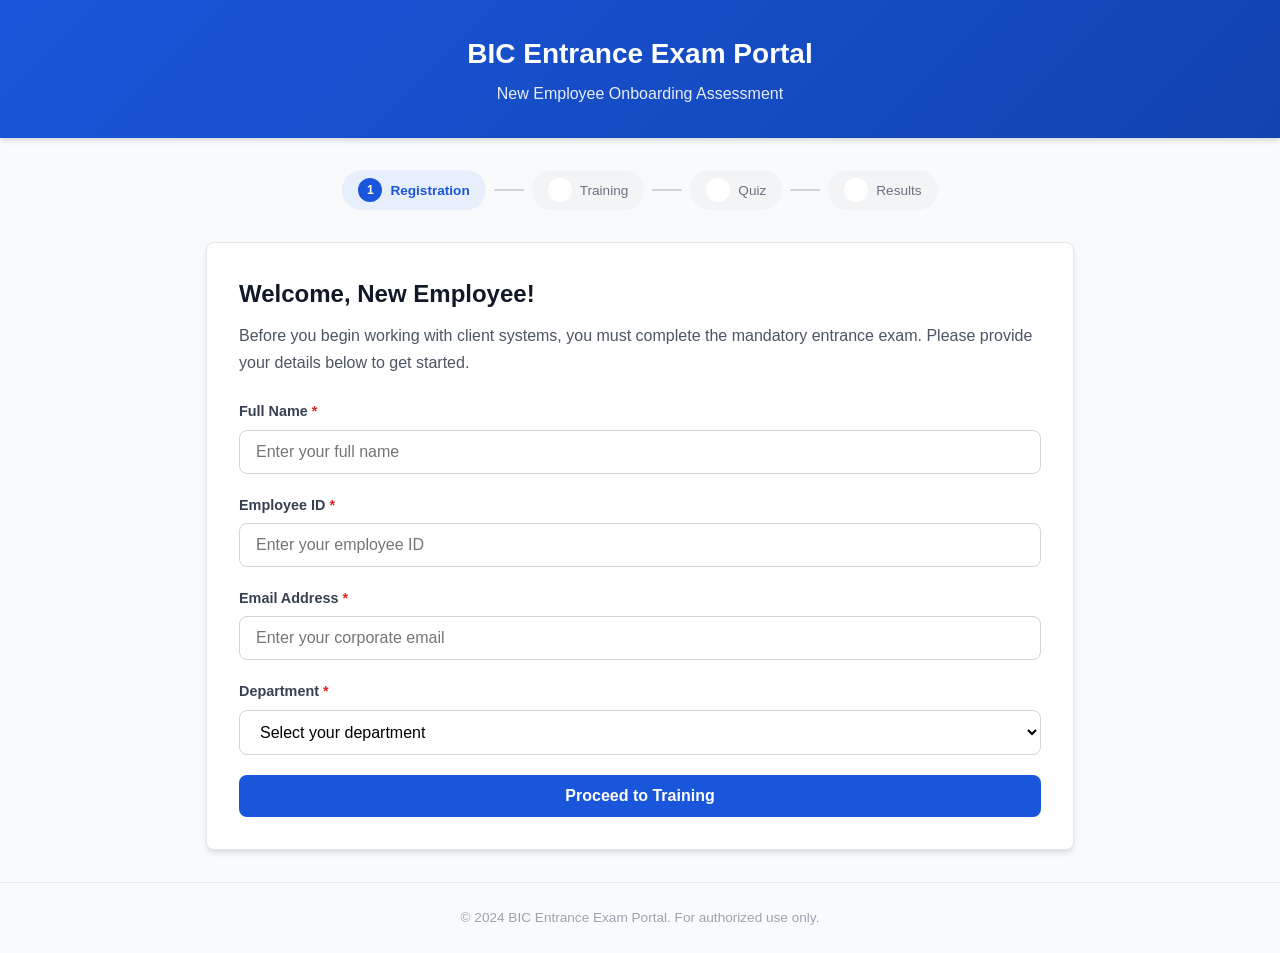
<file: index.html>
<!DOCTYPE html>
<html lang="en">
<head>
    <meta charset="UTF-8">
    <meta name="viewport" content="width=device-width, initial-scale=1.0">
    <title>BIC Entrance Exam Portal</title>
    <link rel="stylesheet" href="css/styles.css">
</head>
<body>
    <header class="header">
        <div class="header-content">
            <h1 class="header-title">BIC Entrance Exam Portal</h1>
            <p class="header-subtitle">New Employee Onboarding Assessment</p>
        </div>
    </header>

    <main class="container">
        <!-- Step Indicator -->
        <div class="step-indicator">
            <div class="step active" id="step-indicator-1">
                <span class="step-number">1</span>
                <span class="step-label">Registration</span>
            </div>
            <div class="step-connector"></div>
            <div class="step" id="step-indicator-2">
                <span class="step-number">2</span>
                <span class="step-label">Training</span>
            </div>
            <div class="step-connector"></div>
            <div class="step" id="step-indicator-3">
                <span class="step-number">3</span>
                <span class="step-label">Quiz</span>
            </div>
            <div class="step-connector"></div>
            <div class="step" id="step-indicator-4">
                <span class="step-number">4</span>
                <span class="step-label">Results</span>
            </div>
        </div>

        <!-- Section 1: Registration -->
        <section class="section" id="section-registration">
            <div class="card">
                <h2 class="card-title">Welcome, New Employee!</h2>
                <p class="card-description">
                    Before you begin working with client systems, you must complete the mandatory entrance exam.
                    Please provide your details below to get started.
                </p>
                <form id="registration-form" class="form">
                    <div class="form-group">
                        <label for="employee-name">Full Name <span class="required">*</span></label>
                        <input type="text" id="employee-name" name="employeeName" required placeholder="Enter your full name">
                    </div>
                    <div class="form-group">
                        <label for="employee-id">Employee ID <span class="required">*</span></label>
                        <input type="text" id="employee-id" name="employeeId" required placeholder="Enter your employee ID">
                    </div>
                    <div class="form-group">
                        <label for="employee-email">Email Address <span class="required">*</span></label>
                        <input type="email" id="employee-email" name="employeeEmail" required placeholder="Enter your corporate email">
                    </div>
                    <div class="form-group">
                        <label for="employee-department">Department <span class="required">*</span></label>
                        <select id="employee-department" name="employeeDepartment" required>
                            <option value="">Select your department</option>
                            <option value="claims">Claims</option>
                            <option value="underwriting">Underwriting</option>
                            <option value="policy-admin">Policy Administration</option>
                            <option value="customer-service">Customer Service</option>
                            <option value="it">Information Technology</option>
                            <option value="finance">Finance</option>
                            <option value="compliance">Compliance</option>
                        </select>
                    </div>
                    <button type="submit" class="btn btn-primary">Proceed to Training</button>
                </form>
            </div>
        </section>

        <!-- Section 2: Training Content -->
        <section class="section hidden" id="section-training">
            <div class="card">
                <h2 class="card-title">Training Material</h2>
                <p class="card-description">
                    Please review all training modules below before attempting the quiz.
                    You must complete each module by expanding and reading through the content.
                </p>

                <div class="training-progress">
                    <div class="progress-bar">
                        <div class="progress-fill" id="training-progress-fill"></div>
                    </div>
                    <span class="progress-text" id="training-progress-text">0 of 5 modules completed</span>
                </div>

                <div class="training-modules">
                    <div class="module" data-module="1">
                        <button class="module-header" aria-expanded="false">
                            <span class="module-title">
                                <span class="module-icon">📋</span>
                                Module 1: Information Security Fundamentals
                            </span>
                            <span class="module-status">Not Started</span>
                        </button>
                        <div class="module-content">
                            <h3>Information Security Principles</h3>
                            <p>Information security is the practice of protecting information by mitigating risks. It involves the prevention or reduction of the probability of unauthorized access, use, disclosure, disruption, modification, or destruction of information.</p>
                            <h4>Key Principles (CIA Triad)</h4>
                            <ul>
                                <li><strong>Confidentiality</strong> — Ensuring information is accessible only to those authorized to access it. This includes client data, internal documents, and system credentials.</li>
                                <li><strong>Integrity</strong> — Safeguarding the accuracy and completeness of information and processing methods. Data must not be altered by unauthorized parties.</li>
                                <li><strong>Availability</strong> — Ensuring authorized users have access to information and associated assets when required.</li>
                            </ul>
                            <h4>Common Threats</h4>
                            <ul>
                                <li>Phishing attacks targeting employee credentials</li>
                                <li>Social engineering to bypass security protocols</li>
                                <li>Malware and ransomware infections</li>
                                <li>Insider threats from negligent or malicious employees</li>
                                <li>Unpatched software vulnerabilities</li>
                            </ul>
                            <h4>Your Responsibilities</h4>
                            <p>As an employee, you are the first line of defense. Always verify email senders, never share passwords, and report suspicious activity immediately to the security team.</p>
                            <button class="btn btn-small btn-complete" data-module="1">Mark as Complete</button>
                        </div>
                    </div>

                    <div class="module" data-module="2">
                        <button class="module-header" aria-expanded="false">
                            <span class="module-title">
                                <span class="module-icon">🔒</span>
                                Module 2: Data Privacy & Client Confidentiality
                            </span>
                            <span class="module-status">Not Started</span>
                        </button>
                        <div class="module-content">
                            <h3>Data Privacy Regulations</h3>
                            <p>Working in the insurance industry requires strict compliance with data privacy regulations including HIPAA, GLBA, and state-specific privacy laws.</p>
                            <h4>Client Data Handling Rules</h4>
                            <ul>
                                <li>Never store client data on local drives or personal devices</li>
                                <li>Client data must only be stored in approved, encrypted repositories</li>
                                <li>Do not share client information via personal email or messaging apps</li>
                                <li>Hard-delete sensitive documents when no longer needed</li>
                                <li>Always use secure, approved channels for data transfer</li>
                            </ul>
                            <h4>Personally Identifiable Information (PII)</h4>
                            <p>PII includes any data that could identify a specific individual: name, SSN, date of birth, address, phone numbers, email addresses, policy numbers, and claim details.</p>
                            <h4>Breach Notification</h4>
                            <p>If you suspect a data breach or unauthorized access to client information, you must immediately notify your supervisor and the security team. Document what happened, when, and what data may have been affected.</p>
                            <button class="btn btn-small btn-complete" data-module="2">Mark as Complete</button>
                        </div>
                    </div>

                    <div class="module" data-module="3">
                        <button class="module-header" aria-expanded="false">
                            <span class="module-title">
                                <span class="module-icon">💻</span>
                                Module 3: Workstation & System Security
                            </span>
                            <span class="module-status">Not Started</span>
                        </button>
                        <div class="module-content">
                            <h3>Workstation Security Policies</h3>
                            <p>Your workstation is a critical access point to client systems. Maintaining its security is essential to protecting client data and company assets.</p>
                            <h4>Clean Desk Policy</h4>
                            <ul>
                                <li>Lock your workstation (Win+L) whenever you step away</li>
                                <li>Keep desks clear of sensitive documents when unattended</li>
                                <li>Secure drawers with keys when not at your desk</li>
                                <li>Display boards must not contain confidential information</li>
                            </ul>
                            <h4>Software & Device Rules</h4>
                            <ul>
                                <li>Only approved software from BIC/corporate sites may be installed</li>
                                <li>USB devices are prohibited except for approved dongles</li>
                                <li>Do not connect personal devices to your work laptop</li>
                                <li>Install updates promptly and reboot weekly</li>
                                <li>No personal browsing, streaming, or social media on work devices</li>
                            </ul>
                            <h4>Authentication</h4>
                            <ul>
                                <li>MFA/2FA must never be bypassed</li>
                                <li>Never store passwords in browsers</li>
                                <li>Use the corporate password manager for credential storage</li>
                                <li>Change passwords immediately if compromise is suspected</li>
                            </ul>
                            <button class="btn btn-small btn-complete" data-module="3">Mark as Complete</button>
                        </div>
                    </div>

                    <div class="module" data-module="4">
                        <button class="module-header" aria-expanded="false">
                            <span class="module-title">
                                <span class="module-icon">📧</span>
                                Module 4: Communication & Professional Conduct
                            </span>
                            <span class="module-status">Not Started</span>
                        </button>
                        <div class="module-content">
                            <h3>Professional Communication Standards</h3>
                            <p>Maintaining professional conduct in all communications reflects on the organization and ensures compliance with client requirements.</p>
                            <h4>Email Usage</h4>
                            <ul>
                                <li>Use corporate email only for business purposes</li>
                                <li>Never forward work materials to personal email accounts</li>
                                <li>Do not send communications between internal and client systems unless authorized</li>
                                <li>Verify recipients before sending sensitive information</li>
                            </ul>
                            <h4>Meeting Etiquette</h4>
                            <ul>
                                <li>Turn on video during client meetings when video is expected</li>
                                <li>Maintain professional attire and a clean, well-lit background</li>
                                <li>Join from a quiet, distraction-free environment</li>
                                <li>Show eagerness to learn and contribute to discussions</li>
                            </ul>
                            <h4>Leave & Availability</h4>
                            <ul>
                                <li>Follow client-specific working hours</li>
                                <li>Communicate leave plans well in advance</li>
                                <li>Block calendars and set out-of-office messages on all platforms</li>
                                <li>Provide daily status updates for assigned stories</li>
                            </ul>
                            <button class="btn btn-small btn-complete" data-module="4">Mark as Complete</button>
                        </div>
                    </div>

                    <div class="module" data-module="5">
                        <button class="module-header" aria-expanded="false">
                            <span class="module-title">
                                <span class="module-icon">⚖️</span>
                                Module 5: Compliance & Incident Reporting
                            </span>
                            <span class="module-status">Not Started</span>
                        </button>
                        <div class="module-content">
                            <h3>Regulatory Compliance</h3>
                            <p>The insurance industry is heavily regulated. Non-compliance can result in significant fines, legal action, and reputational damage.</p>
                            <h4>Key Regulations</h4>
                            <ul>
                                <li><strong>HIPAA</strong> — Protects health information in health insurance contexts</li>
                                <li><strong>GLBA</strong> — Requires financial institutions to explain information-sharing practices</li>
                                <li><strong>SOC 2</strong> — Defines criteria for managing customer data (security, availability, processing integrity, confidentiality, privacy)</li>
                                <li><strong>State Regulations</strong> — Various state-specific insurance data protection laws</li>
                            </ul>
                            <h4>Incident Reporting Procedure</h4>
                            <ol>
                                <li>Identify and document the incident immediately</li>
                                <li>Notify your direct supervisor within 30 minutes</li>
                                <li>Contact the security/compliance team via the designated channel</li>
                                <li>Preserve any evidence (do not delete logs or messages)</li>
                                <li>Cooperate fully with the investigation team</li>
                                <li>Follow up on corrective actions assigned to you</li>
                            </ol>
                            <h4>Consequences of Non-Compliance</h4>
                            <p>Violations of security and compliance policies may result in removal from the account, disciplinary action, or termination of employment. Both client and corporate organizations have robust threat detection systems in place.</p>
                            <button class="btn btn-small btn-complete" data-module="5">Mark as Complete</button>
                        </div>
                    </div>
                </div>

                <div class="training-footer">
                    <p class="training-note" id="training-note">Complete all 5 modules to unlock the quiz.</p>
                    <button class="btn btn-primary" id="start-quiz-btn" disabled>Start Quiz</button>
                </div>
            </div>
        </section>

        <!-- Section 3: Quiz -->
        <section class="section hidden" id="section-quiz">
            <div class="card">
                <h2 class="card-title">Entrance Examination</h2>
                <p class="card-description">
                    Answer all questions below. You must answer every question before submitting.
                    A minimum score of 80% is required to pass.
                </p>

                <div class="quiz-info">
                    <span class="quiz-info-item">Total Questions: <strong>10</strong></span>
                    <span class="quiz-info-item">Passing Score: <strong>80%</strong></span>
                    <span class="quiz-info-item">Attempts: <strong>Unlimited</strong></span>
                </div>

                <form id="quiz-form" class="quiz-form">
                    <div id="quiz-questions"></div>

                    <div class="quiz-validation-message hidden" id="quiz-validation-message">
                        <p>Please answer all questions before submitting.</p>
                    </div>

                    <div class="quiz-footer">
                        <span class="quiz-answered" id="quiz-answered">0 of 10 answered</span>
                        <button type="submit" class="btn btn-primary" id="submit-quiz-btn">Submit Exam</button>
                    </div>
                </form>
            </div>
        </section>

        <!-- Section 4: Results -->
        <section class="section hidden" id="section-results">
            <div class="card">
                <div id="results-content"></div>
            </div>
        </section>
    </main>

    <footer class="footer">
        <p>&copy; 2024 BIC Entrance Exam Portal. For authorized use only.</p>
    </footer>

    <script src="js/app.js"></script>
</body>
</html>
</file>
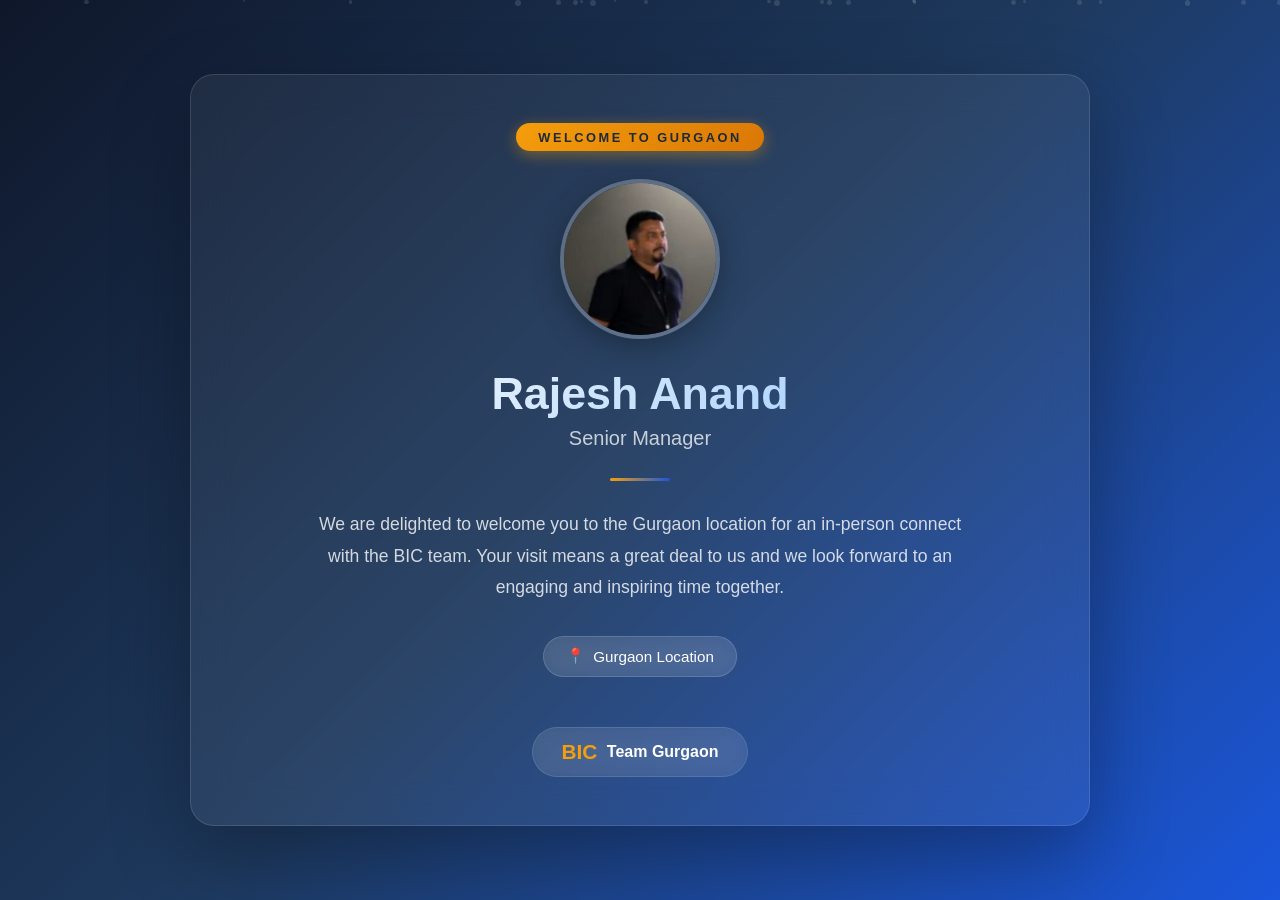
<file: welcome-rajesh-anand.html>
<!DOCTYPE html>
<html lang="en">
<head>
    <meta charset="UTF-8">
    <meta name="viewport" content="width=device-width, initial-scale=1.0">
    <title>Welcome Rajesh Anand | BIC Team - Gurgaon</title>
    <style>
        *, *::before, *::after {
            box-sizing: border-box;
            margin: 0;
            padding: 0;
        }

        body {
            font-family: -apple-system, BlinkMacSystemFont, 'Segoe UI', Roboto, 'Helvetica Neue', Arial, sans-serif;
            min-height: 100vh;
            display: flex;
            align-items: center;
            justify-content: center;
            background: linear-gradient(135deg, #0f172a 0%, #1e3a5f 50%, #1a56db 100%);
            color: #ffffff;
            overflow: hidden;
            position: relative;
        }

        /* Floating particles */
        .particles {
            position: fixed;
            top: 0;
            left: 0;
            width: 100%;
            height: 100%;
            pointer-events: none;
            z-index: 0;
            overflow: hidden;
        }

        .particle {
            position: absolute;
            width: 4px;
            height: 4px;
            background: rgba(255, 255, 255, 0.12);
            border-radius: 50%;
            animation: float linear infinite;
        }

        @keyframes float {
            0% { transform: translateY(100vh) rotate(0deg); opacity: 0; }
            10% { opacity: 1; }
            90% { opacity: 1; }
            100% { transform: translateY(-10vh) rotate(720deg); opacity: 0; }
        }

        /* Main card */
        .welcome-card {
            position: relative;
            z-index: 1;
            background: rgba(255, 255, 255, 0.06);
            backdrop-filter: blur(20px);
            border: 1px solid rgba(255, 255, 255, 0.12);
            border-radius: 24px;
            padding: 3rem 3.5rem;
            max-width: 900px;
            width: 90%;
            text-align: center;
            box-shadow: 0 30px 80px rgba(0, 0, 0, 0.3);
            animation: cardIn 0.8s ease forwards;
        }

        @keyframes cardIn {
            from { opacity: 0; transform: translateY(30px) scale(0.97); }
            to { opacity: 1; transform: translateY(0) scale(1); }
        }

        /* Badge */
        .welcome-badge {
            display: inline-block;
            background: linear-gradient(135deg, #f59e0b, #d97706);
            color: #1f2937;
            padding: 0.4rem 1.4rem;
            border-radius: 30px;
            font-size: 0.8rem;
            font-weight: 700;
            text-transform: uppercase;
            letter-spacing: 2.5px;
            margin-bottom: 1.75rem;
            box-shadow: 0 4px 15px rgba(245, 158, 11, 0.4);
        }

        /* Photo */
        .guest-photo {
            width: 160px;
            height: 160px;
            border-radius: 50%;
            object-fit: cover;
            object-position: top center;
            border: 4px solid rgba(255, 255, 255, 0.25);
            box-shadow: 0 8px 30px rgba(0, 0, 0, 0.3);
            margin-bottom: 1.5rem;
            animation: photoIn 1s ease 0.3s both;
        }

        @keyframes photoIn {
            from { opacity: 0; transform: scale(0.8); }
            to { opacity: 1; transform: scale(1); }
        }

        /* Name & Title */
        .guest-name {
            font-size: 2.8rem;
            font-weight: 800;
            line-height: 1.2;
            margin-bottom: 0.4rem;
            background: linear-gradient(135deg, #ffffff 0%, #93c5fd 100%);
            -webkit-background-clip: text;
            -webkit-text-fill-color: transparent;
            background-clip: text;
        }

        .guest-title {
            font-size: 1.25rem;
            color: rgba(255, 255, 255, 0.75);
            font-weight: 400;
            margin-bottom: 1.75rem;
        }

        /* Divider */
        .divider {
            width: 60px;
            height: 3px;
            background: linear-gradient(90deg, #f59e0b, #1a56db);
            border-radius: 3px;
            margin: 0 auto 1.75rem;
        }

        /* Message */
        .welcome-message {
            font-size: 1.1rem;
            color: rgba(255, 255, 255, 0.8);
            line-height: 1.8;
            max-width: 650px;
            margin: 0 auto 2rem;
        }

        /* Location pill */
        .location-info {
            display: inline-flex;
            align-items: center;
            gap: 0.5rem;
            background: rgba(255, 255, 255, 0.1);
            backdrop-filter: blur(10px);
            padding: 0.65rem 1.4rem;
            border-radius: 30px;
            font-size: 0.95rem;
            border: 1px solid rgba(255, 255, 255, 0.15);
            margin-bottom: 2rem;
        }

        /* Team signature */
        .team-signature {
            display: inline-flex;
            align-items: center;
            gap: 0.6rem;
            background: rgba(255, 255, 255, 0.08);
            backdrop-filter: blur(10px);
            padding: 0.75rem 1.75rem;
            border-radius: 30px;
            font-size: 1rem;
            font-weight: 600;
            border: 1px solid rgba(255, 255, 255, 0.12);
        }

        .team-logo {
            font-size: 1.3rem;
            font-weight: 800;
            color: #f59e0b;
        }

        /* Responsive */
        @media (max-width: 768px) {
            .welcome-card {
                padding: 2rem 1.5rem;
            }

            .guest-name {
                font-size: 2rem;
            }

            .guest-photo {
                width: 130px;
                height: 130px;
            }
        }

        @media (max-width: 480px) {
            .guest-name {
                font-size: 1.6rem;
            }

            .guest-title {
                font-size: 1.05rem;
            }

            .welcome-message {
                font-size: 0.95rem;
            }
        }
    </style>
</head>
<body>
    <div class="particles" id="particles"></div>

    <div class="welcome-card">
        <div class="welcome-badge">Welcome to Gurgaon</div>
        <br>
        <img src="rajesh-anand.jpg" alt="Rajesh Anand" class="guest-photo">
        <h1 class="guest-name">Rajesh Anand</h1>
        <p class="guest-title">Senior Manager</p>
        <div class="divider"></div>
        <p class="welcome-message">
            We are delighted to welcome you to the Gurgaon location for an in-person
            connect with the BIC team. Your visit means a great deal to us and we look
            forward to an engaging and inspiring time together.
        </p>
        <div class="location-info">
            <span>&#128205;</span>
            <span>Gurgaon Location</span>
        </div>
        <br><br>
        <div class="team-signature">
            <span class="team-logo">BIC</span>
            <span>Team Gurgaon</span>
        </div>
    </div>

    <script>
        (function () {
            var container = document.getElementById('particles');
            for (var i = 0; i < 25; i++) {
                var p = document.createElement('div');
                p.className = 'particle';
                p.style.left = Math.random() * 100 + '%';
                p.style.animationDuration = (8 + Math.random() * 12) + 's';
                p.style.animationDelay = (Math.random() * 10) + 's';
                var size = (2 + Math.random() * 4) + 'px';
                p.style.width = size;
                p.style.height = size;
                container.appendChild(p);
            }
        })();
    </script>
</body>
</html>
</file>
<file: css/styles.css>
/* Reset & Base */
*,
*::before,
*::after {
    box-sizing: border-box;
    margin: 0;
    padding: 0;
}

:root {
    --color-primary: #1a56db;
    --color-primary-dark: #1244b0;
    --color-primary-light: #e8effc;
    --color-success: #059669;
    --color-success-light: #d1fae5;
    --color-danger: #dc2626;
    --color-danger-light: #fee2e2;
    --color-warning: #d97706;
    --color-warning-light: #fef3c7;
    --color-gray-50: #f9fafb;
    --color-gray-100: #f3f4f6;
    --color-gray-200: #e5e7eb;
    --color-gray-300: #d1d5db;
    --color-gray-400: #9ca3af;
    --color-gray-500: #6b7280;
    --color-gray-600: #4b5563;
    --color-gray-700: #374151;
    --color-gray-800: #1f2937;
    --color-gray-900: #111827;
    --font-family: -apple-system, BlinkMacSystemFont, 'Segoe UI', Roboto, 'Helvetica Neue', Arial, sans-serif;
    --border-radius: 8px;
    --shadow-sm: 0 1px 2px rgba(0, 0, 0, 0.05);
    --shadow-md: 0 4px 6px -1px rgba(0, 0, 0, 0.1), 0 2px 4px -1px rgba(0, 0, 0, 0.06);
    --shadow-lg: 0 10px 15px -3px rgba(0, 0, 0, 0.1), 0 4px 6px -2px rgba(0, 0, 0, 0.05);
    --transition: all 0.2s ease;
}

body {
    font-family: var(--font-family);
    background-color: var(--color-gray-50);
    color: var(--color-gray-800);
    line-height: 1.6;
    min-height: 100vh;
    display: flex;
    flex-direction: column;
}

/* Header */
.header {
    background: linear-gradient(135deg, var(--color-primary) 0%, var(--color-primary-dark) 100%);
    color: white;
    padding: 2rem 1rem;
    text-align: center;
    box-shadow: var(--shadow-md);
}

.header-title {
    font-size: 1.75rem;
    font-weight: 700;
    margin-bottom: 0.25rem;
}

.header-subtitle {
    font-size: 1rem;
    opacity: 0.9;
}

/* Container */
.container {
    max-width: 900px;
    margin: 0 auto;
    padding: 2rem 1rem;
    flex: 1;
    width: 100%;
}

/* Step Indicator */
.step-indicator {
    display: flex;
    align-items: center;
    justify-content: center;
    margin-bottom: 2rem;
    gap: 0.5rem;
    flex-wrap: wrap;
}

.step {
    display: flex;
    align-items: center;
    gap: 0.5rem;
    padding: 0.5rem 1rem;
    border-radius: 20px;
    background: var(--color-gray-100);
    color: var(--color-gray-500);
    font-size: 0.85rem;
    transition: var(--transition);
}

.step.active {
    background: var(--color-primary-light);
    color: var(--color-primary);
    font-weight: 600;
}

.step.completed {
    background: var(--color-success-light);
    color: var(--color-success);
}

.step-number {
    display: inline-flex;
    align-items: center;
    justify-content: center;
    width: 24px;
    height: 24px;
    border-radius: 50%;
    background: currentColor;
    color: white;
    font-size: 0.75rem;
    font-weight: 700;
}

.step.active .step-number {
    background: var(--color-primary);
}

.step.completed .step-number {
    background: var(--color-success);
}

.step-connector {
    width: 30px;
    height: 2px;
    background: var(--color-gray-300);
}

/* Card */
.card {
    background: white;
    border-radius: var(--border-radius);
    padding: 2rem;
    box-shadow: var(--shadow-md);
    border: 1px solid var(--color-gray-200);
}

.card-title {
    font-size: 1.5rem;
    font-weight: 700;
    color: var(--color-gray-900);
    margin-bottom: 0.5rem;
}

.card-description {
    color: var(--color-gray-600);
    margin-bottom: 1.5rem;
    line-height: 1.7;
}

/* Form */
.form {
    display: flex;
    flex-direction: column;
    gap: 1.25rem;
}

.form-group {
    display: flex;
    flex-direction: column;
    gap: 0.4rem;
}

.form-group label {
    font-weight: 600;
    font-size: 0.9rem;
    color: var(--color-gray-700);
}

.form-group input,
.form-group select {
    padding: 0.75rem 1rem;
    border: 1px solid var(--color-gray-300);
    border-radius: var(--border-radius);
    font-size: 1rem;
    font-family: inherit;
    transition: var(--transition);
    background: white;
}

.form-group input:focus,
.form-group select:focus {
    outline: none;
    border-color: var(--color-primary);
    box-shadow: 0 0 0 3px rgba(26, 86, 219, 0.15);
}

.form-group input.invalid,
.form-group select.invalid {
    border-color: var(--color-danger);
}

.required {
    color: var(--color-danger);
}

/* Buttons */
.btn {
    display: inline-flex;
    align-items: center;
    justify-content: center;
    padding: 0.75rem 1.5rem;
    border: none;
    border-radius: var(--border-radius);
    font-size: 1rem;
    font-weight: 600;
    cursor: pointer;
    transition: var(--transition);
    text-decoration: none;
    font-family: inherit;
}

.btn-primary {
    background: var(--color-primary);
    color: white;
}

.btn-primary:hover:not(:disabled) {
    background: var(--color-primary-dark);
    transform: translateY(-1px);
    box-shadow: var(--shadow-md);
}

.btn-primary:disabled {
    opacity: 0.5;
    cursor: not-allowed;
}

.btn-small {
    padding: 0.5rem 1rem;
    font-size: 0.85rem;
}

.btn-complete {
    background: var(--color-success);
    color: white;
    margin-top: 1rem;
}

.btn-complete:hover {
    background: #047857;
}

.btn-complete:disabled {
    opacity: 0.5;
    cursor: not-allowed;
}

.btn-retry {
    background: var(--color-warning);
    color: white;
}

.btn-retry:hover {
    background: #b45309;
}

/* Training Modules */
.training-progress {
    margin-bottom: 1.5rem;
}

.progress-bar {
    height: 8px;
    background: var(--color-gray-200);
    border-radius: 4px;
    overflow: hidden;
    margin-bottom: 0.5rem;
}

.progress-fill {
    height: 100%;
    background: var(--color-success);
    border-radius: 4px;
    transition: width 0.4s ease;
    width: 0%;
}

.progress-text {
    font-size: 0.85rem;
    color: var(--color-gray-500);
}

.training-modules {
    display: flex;
    flex-direction: column;
    gap: 0.75rem;
    margin-bottom: 1.5rem;
}

.module {
    border: 1px solid var(--color-gray-200);
    border-radius: var(--border-radius);
    overflow: hidden;
    transition: var(--transition);
}

.module.completed {
    border-color: var(--color-success);
    background: var(--color-success-light);
}

.module-header {
    width: 100%;
    padding: 1rem 1.25rem;
    display: flex;
    align-items: center;
    justify-content: space-between;
    background: var(--color-gray-50);
    border: none;
    cursor: pointer;
    font-family: inherit;
    font-size: 0.95rem;
    text-align: left;
    transition: var(--transition);
}

.module.completed .module-header {
    background: var(--color-success-light);
}

.module-header:hover {
    background: var(--color-gray-100);
}

.module-title {
    display: flex;
    align-items: center;
    gap: 0.5rem;
    font-weight: 600;
    color: var(--color-gray-800);
}

.module-icon {
    font-size: 1.2rem;
}

.module-status {
    font-size: 0.8rem;
    padding: 0.25rem 0.75rem;
    border-radius: 12px;
    background: var(--color-gray-200);
    color: var(--color-gray-600);
    white-space: nowrap;
}

.module.completed .module-status {
    background: var(--color-success);
    color: white;
}

.module-content {
    padding: 0 1.25rem;
    max-height: 0;
    overflow: hidden;
    transition: max-height 0.3s ease, padding 0.3s ease;
}

.module-content.expanded {
    max-height: 1000px;
    padding: 1rem 1.25rem 1.25rem;
}

.module-content h3 {
    font-size: 1.1rem;
    color: var(--color-gray-900);
    margin-bottom: 0.75rem;
}

.module-content h4 {
    font-size: 0.95rem;
    color: var(--color-gray-700);
    margin-top: 1rem;
    margin-bottom: 0.5rem;
}

.module-content p {
    color: var(--color-gray-600);
    margin-bottom: 0.75rem;
    line-height: 1.7;
}

.module-content ul,
.module-content ol {
    margin-left: 1.5rem;
    margin-bottom: 0.75rem;
    color: var(--color-gray-600);
}

.module-content li {
    margin-bottom: 0.4rem;
    line-height: 1.6;
}

/* Training Footer */
.training-footer {
    display: flex;
    align-items: center;
    justify-content: space-between;
    flex-wrap: wrap;
    gap: 1rem;
}

.training-note {
    font-size: 0.9rem;
    color: var(--color-gray-500);
    font-style: italic;
}

/* Quiz */
.quiz-info {
    display: flex;
    gap: 1.5rem;
    padding: 1rem;
    background: var(--color-primary-light);
    border-radius: var(--border-radius);
    margin-bottom: 1.5rem;
    flex-wrap: wrap;
}

.quiz-info-item {
    font-size: 0.9rem;
    color: var(--color-gray-700);
}

.quiz-form {
    display: flex;
    flex-direction: column;
    gap: 1.5rem;
}

.quiz-question {
    padding: 1.25rem;
    border: 1px solid var(--color-gray-200);
    border-radius: var(--border-radius);
    transition: var(--transition);
}

.quiz-question.unanswered {
    border-color: var(--color-danger);
    background: var(--color-danger-light);
}

.quiz-question-text {
    font-weight: 600;
    color: var(--color-gray-800);
    margin-bottom: 1rem;
    font-size: 0.95rem;
}

.quiz-question-number {
    color: var(--color-primary);
    margin-right: 0.5rem;
}

.quiz-options {
    display: flex;
    flex-direction: column;
    gap: 0.5rem;
}

.quiz-option {
    display: flex;
    align-items: center;
    gap: 0.75rem;
    padding: 0.75rem 1rem;
    border: 1px solid var(--color-gray-200);
    border-radius: var(--border-radius);
    cursor: pointer;
    transition: var(--transition);
}

.quiz-option:hover {
    background: var(--color-gray-50);
    border-color: var(--color-primary);
}

.quiz-option input[type="radio"] {
    accent-color: var(--color-primary);
    width: 18px;
    height: 18px;
    flex-shrink: 0;
}

.quiz-option label {
    cursor: pointer;
    font-size: 0.9rem;
    color: var(--color-gray-700);
    line-height: 1.5;
}

.quiz-validation-message {
    padding: 1rem;
    background: var(--color-danger-light);
    border: 1px solid var(--color-danger);
    border-radius: var(--border-radius);
    color: var(--color-danger);
    font-weight: 600;
    text-align: center;
}

.quiz-footer {
    display: flex;
    align-items: center;
    justify-content: space-between;
    padding-top: 1rem;
    border-top: 1px solid var(--color-gray-200);
    flex-wrap: wrap;
    gap: 1rem;
}

.quiz-answered {
    font-size: 0.9rem;
    color: var(--color-gray-500);
}

/* Results */
.results-pass {
    text-align: center;
    padding: 2rem;
}

.results-fail {
    text-align: center;
    padding: 2rem;
}

.results-icon {
    font-size: 4rem;
    margin-bottom: 1rem;
}

.results-title {
    font-size: 1.5rem;
    font-weight: 700;
    margin-bottom: 0.5rem;
}

.results-pass .results-title {
    color: var(--color-success);
}

.results-fail .results-title {
    color: var(--color-danger);
}

.results-score {
    font-size: 2rem;
    font-weight: 700;
    color: var(--color-gray-900);
    margin: 1rem 0;
}

.results-message {
    color: var(--color-gray-600);
    margin-bottom: 1.5rem;
    line-height: 1.7;
}

.results-details {
    text-align: left;
    margin-top: 1.5rem;
    padding: 1rem;
    background: var(--color-gray-50);
    border-radius: var(--border-radius);
}

.results-details h3 {
    font-size: 1rem;
    color: var(--color-gray-700);
    margin-bottom: 0.75rem;
}

.results-details p {
    font-size: 0.9rem;
    color: var(--color-gray-600);
    margin-bottom: 0.4rem;
}

/* Utility */
.hidden {
    display: none !important;
}

/* Footer */
.footer {
    text-align: center;
    padding: 1.5rem;
    color: var(--color-gray-400);
    font-size: 0.85rem;
    border-top: 1px solid var(--color-gray-200);
}

/* Responsive */
@media (max-width: 640px) {
    .header-title {
        font-size: 1.4rem;
    }

    .card {
        padding: 1.25rem;
    }

    .step-indicator {
        gap: 0.25rem;
    }

    .step {
        padding: 0.4rem 0.6rem;
        font-size: 0.75rem;
    }

    .step-label {
        display: none;
    }

    .step-connector {
        width: 15px;
    }

    .quiz-info {
        flex-direction: column;
        gap: 0.5rem;
    }

    .module-header {
        flex-direction: column;
        align-items: flex-start;
        gap: 0.5rem;
    }
}
</file>
